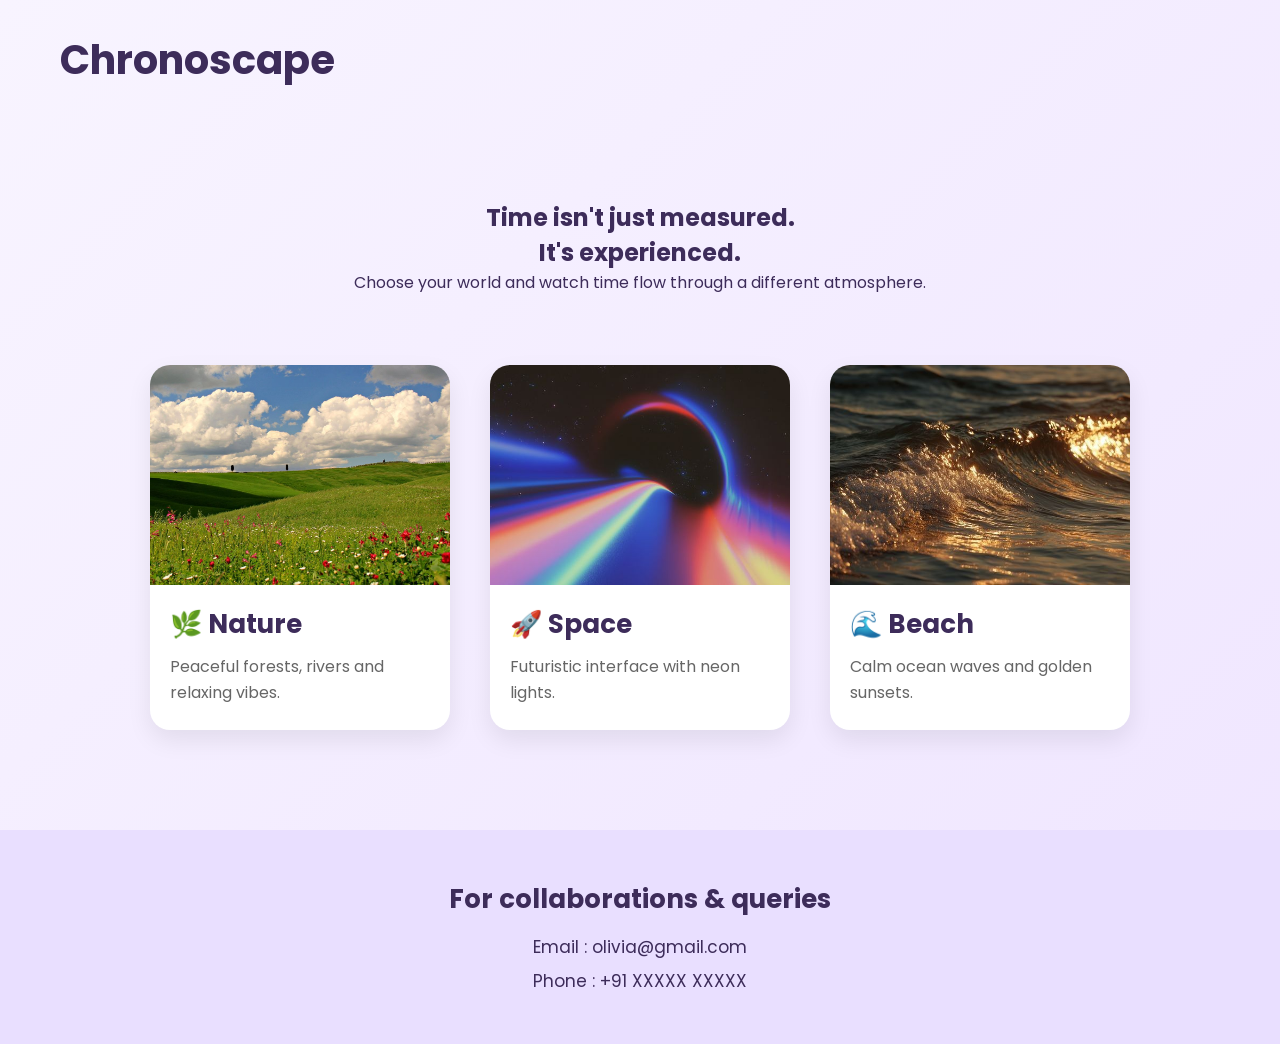
<file: index.html>
<!DOCTYPE html>
<html lang="en">

<head>

    <meta charset="UTF-8">
    <meta name="viewport" content="width=device-width, initial-scale=1.0">

    <title>Chronoscape</title>

    <!-- Google Font -->
    <link href="https://fonts.googleapis.com/css2?family=Poppins:wght@300;400;600;700&display=swap" rel="stylesheet">

    <!-- CSS -->
    <link rel="stylesheet" href="style.css">

</head>

<body>

    <!-- Logo -->

    <header>

        <h1 class="logo">Chronoscape</h1>

    </header>


    <!-- Hero Section -->

    <section class="hero">

        <h2>
            Time isn't just measured.<br>
            It's experienced.
        </h2>

        <p>
            Choose your world and watch time flow through a different atmosphere.
        </p>

    </section>


    <!-- Theme Cards -->

    <section class="cards">

        <!-- Nature -->

        <a href="nature.html" class="card nature-card">

            <img src="images/nature.jpg" alt="Nature">

            <h3>🌿 Nature</h3>

            <p>
                Peaceful forests, rivers and relaxing vibes.
            </p>

        </a>


        <!-- Space -->

        <a href="space.html" class="card space-card">

            <img src="images/space.jpg" alt="Space">

            <h3>🚀 Space</h3>

            <p>
                Futuristic interface with neon lights.
            </p>

        </a>


        <!-- Beach -->

        <a href="beach.html" class="card beach-card">

            <img src="images/beach.jpg" alt="Beach">

            <h3>🌊 Beach</h3>

            <p>
                Calm ocean waves and golden sunsets.
            </p>

        </a>

    </section>


    <!-- Footer -->

    <footer>

        <h3>For collaborations & queries</h3>

        <p>Email : olivia@gmail.com</p>

        <p>Phone : +91 XXXXX XXXXX</p>

    </footer>

</body>

</html>
</file>
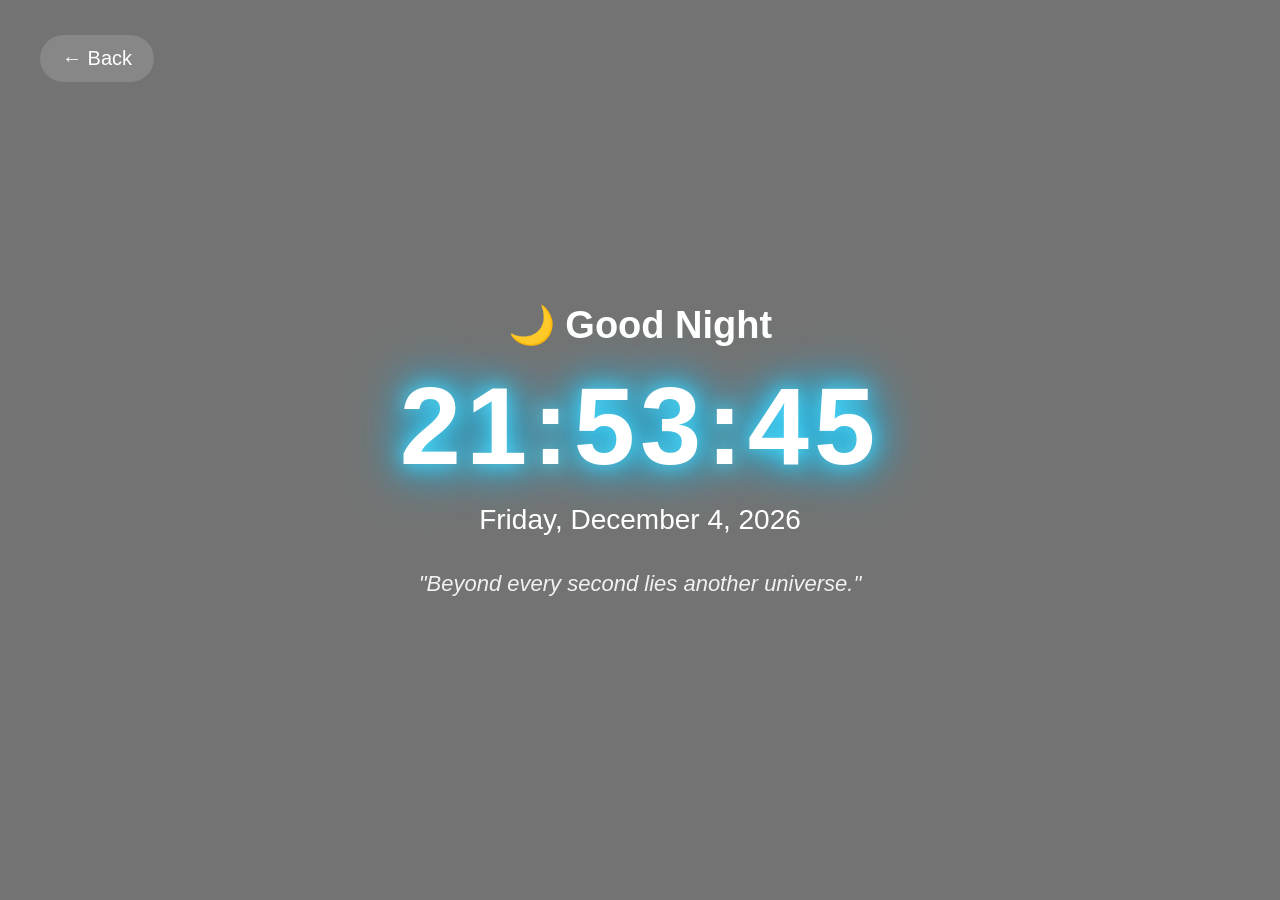
<file: space.html>
<!DOCTYPE html>
<html lang="en">

<head>

    <meta charset="UTF-8">

    <meta name="viewport" content="width=device-width, initial-scale=1.0">

    <title>Space Clock</title>

    <link rel="stylesheet" href="space.css">

</head>

<body>

    <!-- Background Video -->

    <video autoplay muted loop id="bg-video">

        <source src="videos/space.mp4" type="video/mp4">

    </video>

    <!-- Dark Overlay -->

    <div class="overlay"></div>

    <!-- Back Button -->

    <a href="index.html" class="back">

        ← Back

    </a>

    <!-- Clock -->

    <div class="clock-container">

        <h2 id="greeting">

            Good Morning

        </h2>

        <h1 id="clock">

            00:00:00

        </h1>

        <p id="date">

            Thursday, July 3

        </p>

        <p class="quote">

            "Beyond every second lies another universe."

        </p>

    </div>

    <script src="clock.js"></script>

</body>

</html>
</file>
<file: style.css>
html{
    scroll-behavior: smooth;
}

/* Removes the default spacing */
*{
    margin:0;
    padding:0;
    box-sizing:border-box;
}

/* Whole webpage */

body{

    font-family:'Poppins',sans-serif;

    background:linear-gradient(
    135deg,
    #F8F4FF,
    #EFE5FF
    );

    min-height:100vh;

    color:#3D2C5A;

}

/* Logo */

header{

    padding:30px 60px;

}

.logo{

    font-size:40px;

    font-weight:700;

}

/* Hero Section */

.hero{

    text-align:center;

    margin-top:80px;

    margin-bottom:70px;

    animation:fadeUp 1s ease;

}

.quote{

    font-size:45px;

    font-weight:600;

    line-height:1.4;

}

.subtitle{

    margin-top:20px;

    font-size:18px;

    color:#5B4B73;

}

.choose{

    margin-top:50px;

    font-size:36px;

}

/* Cards Section */

.cards{

    display:flex;

    justify-content:center;

    gap:40px;

    flex-wrap:wrap;

    padding:0 60px;

    animation:fadeUp 1.3s ease;

}

/* Individual Card */

.card{

    width:300px;

    background:white;

    border-radius:20px;

    overflow:hidden;

    text-decoration:none;

    color:#3D2C5A;

    box-shadow:0 10px 25px rgba(0,0,0,0.08);

    transition:0.35s;

}
.card img{
    display: block;
}

/* Image */

.card img{

    width:100%;

    height:220px;

    object-fit:cover;

    transition:.4s;

}

/* Zoom Image */

.card:hover img{

    transform:scale(1.08);

}

/* Card Heading */

.card h3{

    padding:20px 20px 10px;

    font-size:26px;

}

/* Card Paragraph */

.card p{

    padding:0 20px 25px;

    color:#666;

    line-height:1.6;

}

/* Footer */

footer{

    margin-top:100px;

    padding:50px;

    text-align:center;

    background:#E9DFFF;

}

footer h3{

    margin-bottom:15px;

    font-size:26px;

}

footer p{

    margin-top:8px;

    font-size:17px;

}
/* Footer */

footer{
   
}

/* Nature Glow */

.nature-card:hover{

    transform: translateY(-10px);

    box-shadow:
    0 0 20px rgba(115,215,145,.6),
    0 0 40px rgba(115,215,145,.4);

}

/* Space Glow */

.space-card:hover{

    transform: translateY(-10px);

    box-shadow:
    0 0 20px rgba(90,200,255,.6),
    0 0 40px rgba(90,200,255,.4);

}

/* Beach Glow */

.beach-card:hover{

    transform: translateY(-10px);

    box-shadow:
    0 0 20px rgba(255,195,120,.6),
    0 0 40px rgba(255,195,120,.4);

}
@keyframes fadeUp{

    from{

        opacity:0;
        transform:translateY(30px);

    }

    to{

        opacity:1;
        transform:translateY(0);

    }

}
</file>
<file: space.css>
/* Remove default spacing */

*{
    margin:0;
    padding:0;
    box-sizing:border-box;
}

body{

    font-family:'Poppins',sans-serif;
    overflow:hidden;

}

/* Background Video */

#bg-video{

    position:fixed;

    top:0;
    left:0;

    width:100%;
    height:100%;

    object-fit:cover;

    z-index:-2;

}

/* Dark Overlay */

.overlay{

    position:fixed;

    top:0;
    left:0;

    width:100%;
    height:100%;

    background:rgba(0,0,0,.55);

    z-index:-1;

}

/* Back Button */

.back{

    position:absolute;

    top:35px;
    left:40px;

    text-decoration:none;

    color:white;

    font-size:20px;

    padding:12px 22px;

    border-radius:30px;

    background:rgba(255,255,255,.15);

    backdrop-filter:blur(12px);

    transition:.4s;

}

/* Hover */

.back:hover{

    background:rgba(100,200,255,.25);

}

/* Clock Container */

.clock-container{

    height:100vh;

    display:flex;

    flex-direction:column;

    justify-content:center;

    align-items:center;

    color:white;

    text-align:center;

}

/* Greeting */

#greeting{

    font-size:38px;

    margin-bottom:15px;

}

/* Clock */

#clock{

    font-size:110px;

    font-weight:600;

    letter-spacing:5px;

    text-shadow:
    0 0 20px #4ddfff,
    0 0 40px #00bfff,
    0 0 60px #00bfff;

}

/* Date */

#date{

    margin-top:15px;

    font-size:28px;

}

/* Quote */

.quote{

    margin-top:35px;

    font-size:22px;

    font-style:italic;

    opacity:.9;

}
</file>
